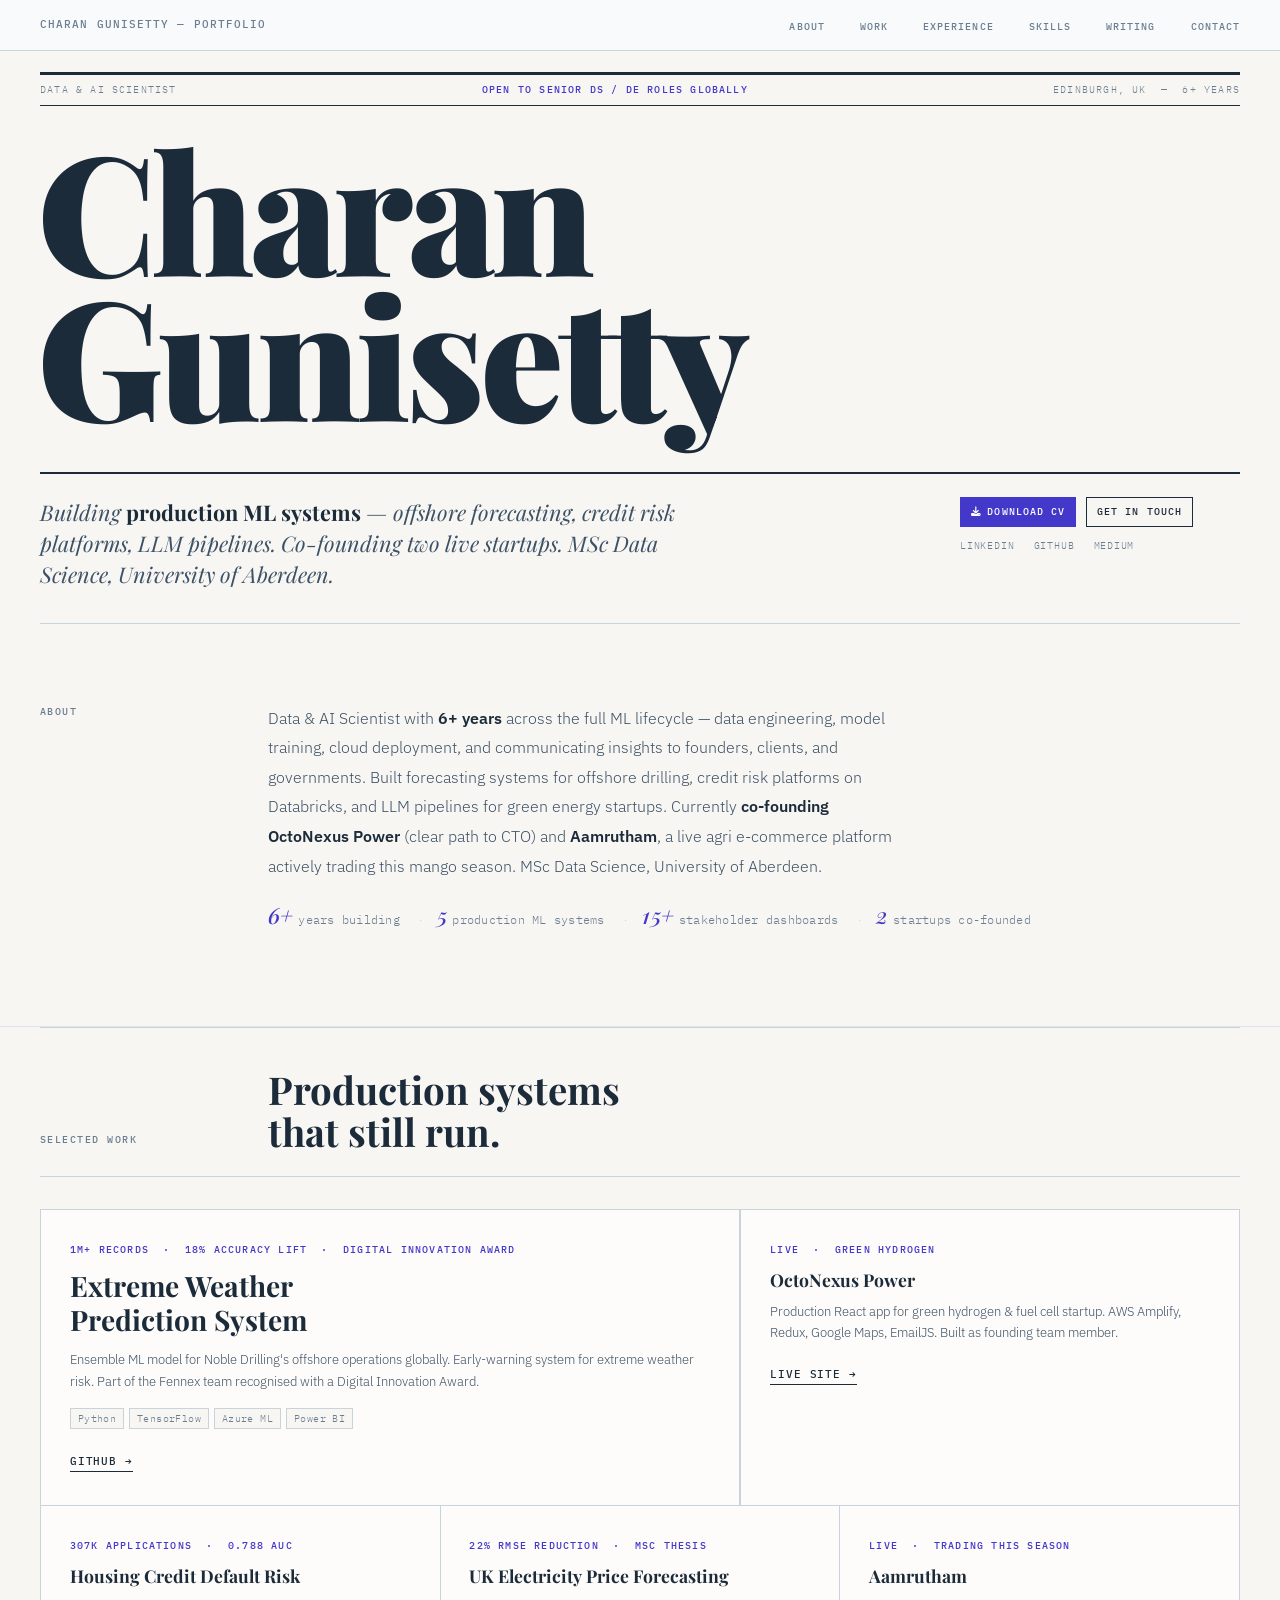
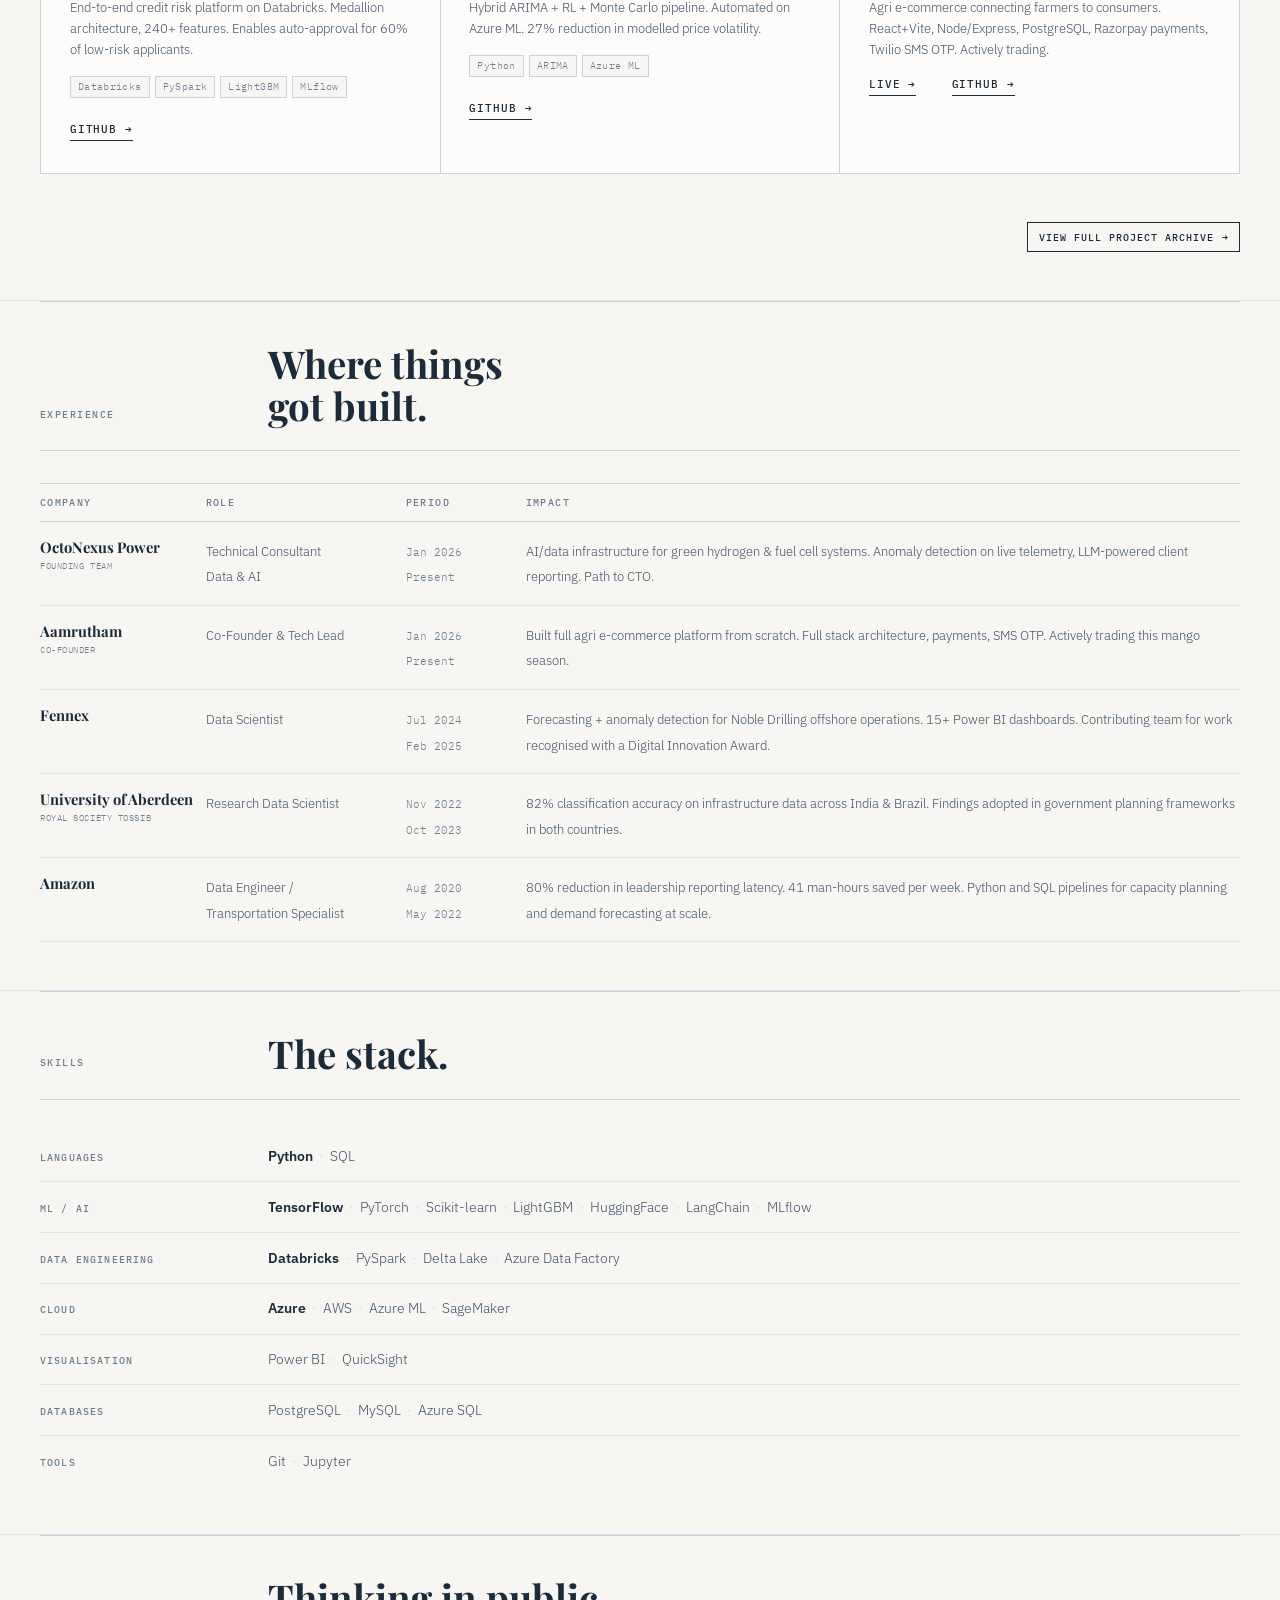
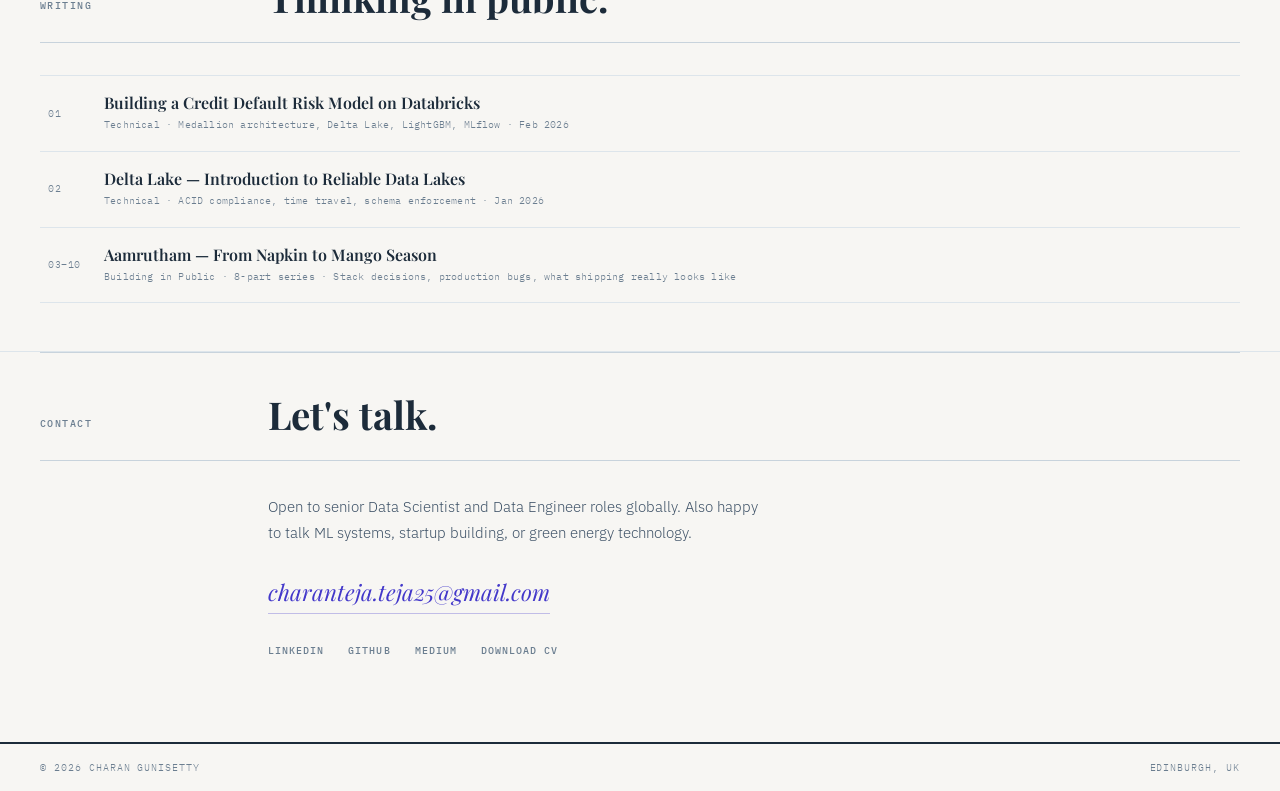
<file: index.html>
<!DOCTYPE html>
<html lang="en">
<head>
  <meta charset="UTF-8">
  <meta name="viewport" content="width=device-width, initial-scale=1.0">
  <title>Charan Gunisetty — Data &amp; AI Scientist</title>
  <meta name="description" content="Charan Gunisetty — Data &amp; AI Scientist. 6+ years building production ML systems. Edinburgh, UK. Open to senior DS/DE roles globally.">

  <link rel="preconnect" href="https://fonts.googleapis.com">
  <link href="https://fonts.googleapis.com/css2?family=Playfair+Display:ital,wght@0,400;0,600;0,700;0,900;1,400;1,700&family=IBM+Plex+Sans:ital,wght@0,300;0,400;0,500;0,600;1,300;1,400&family=IBM+Plex+Mono:wght@400;500&display=swap" rel="stylesheet">
  <link rel="stylesheet" href="https://cdnjs.cloudflare.com/ajax/libs/font-awesome/6.4.0/css/all.min.css">

  <style>
    /* ── TOKENS ─────────────────────────────────── */
    :root {
      --bg:       #F7F6F3;
      --paper:    #FDFCFA;
      --ink:      #1C2B3A;
      --ink-mid:  #3D5166;
      --ink-lt:   #6B7E90;
      --rule:     #C8D3DC;
      --rule-lt:  #DDE5EB;
      --acc:      #4338ca;
      --acc-bg:   rgba(67,56,202,0.06);
      --acc-bg2:  rgba(67,56,202,0.12);
      --serif:    'Playfair Display', Georgia, serif;
      --sans:     'IBM Plex Sans', system-ui, sans-serif;
      --mono:     'IBM Plex Mono', 'Courier New', monospace;
    }

    /* ── RESET ──────────────────────────────────── */
    *, *::before, *::after { margin:0; padding:0; box-sizing:border-box; }
    html { scroll-behavior:smooth; }
    body {
      background: var(--bg);
      color: var(--ink);
      font-family: var(--sans);
      font-weight: 300;
      line-height: 1.6;
      overflow-x: hidden;
    }
    a { color:inherit; text-decoration:none; }
    img { display:block; }

    /* ── NAV ─────────────────────────────────────── */
    nav {
      position: fixed;
      top: 0; left: 0; right: 0;
      z-index: 200;
      background: rgba(248,250,252,0.96);
      backdrop-filter: blur(10px);
      -webkit-backdrop-filter: blur(10px);
      border-bottom: 1px solid var(--rule);
    }
    .nav-inner {
      max-width: 1280px;
      margin: 0 auto;
      padding: 0 2.5rem;
      height: 50px;
      display: flex;
      justify-content: space-between;
      align-items: center;
    }
    .nav-id {
      font-family: var(--mono);
      font-size: 0.68rem;
      font-weight: 500;
      letter-spacing: 0.1em;
      text-transform: uppercase;
      color: var(--ink-lt);
    }
    .nav-links {
      display: flex;
      gap: 2.2rem;
      list-style: none;
    }
    .nav-links a {
      font-family: var(--mono);
      font-size: 0.65rem;
      font-weight: 500;
      letter-spacing: 0.1em;
      text-transform: uppercase;
      color: var(--ink-lt);
      position: relative;
      padding-bottom: 2px;
      transition: color 0.2s;
    }
    .nav-links a:hover { color: var(--ink); }
    .nav-links a::after {
      content: '';
      position: absolute;
      bottom: 0; left: 0;
      width: 0; height: 1px;
      background: var(--acc);
      transition: width 0.22s ease;
    }
    .nav-links a:hover::after { width: 100%; }

    /* ── MASTHEAD ────────────────────────────────── */
    .masthead {
      max-width: 1280px;
      margin: 0 auto;
      padding: 72px 2.5rem 0;
    }

    /* Top rule strip */
    .mast-top {
      display: flex;
      justify-content: space-between;
      align-items: center;
      border-top: 3px solid var(--ink);
      border-bottom: 1px solid var(--ink);
      padding: 0.45rem 0;
      gap: 1rem;
      flex-wrap: wrap;
    }
    .mast-top-item {
      font-family: var(--mono);
      font-size: 0.62rem;
      letter-spacing: 0.12em;
      text-transform: uppercase;
      color: var(--ink-lt);
    }
    .mast-top-item.highlight { color: var(--acc); font-weight: 500; }

    /* Giant name */
    .mast-name {
      font-family: var(--serif);
      font-weight: 900;
      font-size: clamp(4.5rem, 13vw, 11.5rem);
      line-height: 0.87;
      letter-spacing: -0.03em;
      color: var(--ink);
      padding: 0.18em 0 0.28em;
      margin-left: -0.02em;
    }
    .mast-rule {
      border: none;
      border-top: 2px solid var(--ink);
      margin: 0;
    }

    /* Sub strip */
    .mast-sub {
      display: grid;
      grid-template-columns: 1fr 280px;
      gap: 2.5rem;
      padding: 1.4rem 0 2rem;
      border-bottom: 1px solid var(--rule);
      align-items: start;
    }
    .mast-desc {
      font-family: var(--serif);
      font-style: italic;
      font-size: clamp(1rem, 2vw, 1.35rem);
      color: var(--ink-mid);
      line-height: 1.45;
      max-width: 640px;
    }
    .mast-desc strong { font-style: normal; font-weight: 700; color: var(--ink); }

    .mast-ctas {
      display: flex;
      flex-direction: column;
      gap: 0.7rem;
      align-items: flex-start;
    }
    .mast-btn-row { display: flex; gap: 0.6rem; flex-wrap: wrap; }

    /* Rectangular editorial buttons — NO pill shape */
    .btn {
      display: inline-flex;
      align-items: center;
      gap: 5px;
      font-family: var(--mono);
      font-size: 0.65rem;
      font-weight: 500;
      letter-spacing: 0.1em;
      text-transform: uppercase;
      padding: 0.55em 1em;
      border: 1px solid var(--ink);
      color: var(--ink);
      background: transparent;
      cursor: pointer;
      transition: background 0.15s, color 0.15s;
    }
    .btn:hover { background: var(--ink); color: var(--bg); }
    .btn.fill {
      background: var(--acc);
      border-color: var(--acc);
      color: #fff;
    }
    .btn.fill:hover { background: #3730a3; border-color: #3730a3; }

    .mast-socials {
      display: flex;
      gap: 1.2rem;
      flex-wrap: wrap;
    }
    .mast-social-lnk {
      font-family: var(--mono);
      font-size: 0.62rem;
      letter-spacing: 0.08em;
      text-transform: uppercase;
      color: var(--ink-lt);
      border-bottom: 1px solid transparent;
      padding-bottom: 1px;
      transition: color 0.2s, border-color 0.2s;
    }
    .mast-social-lnk:hover { color: var(--acc); border-color: var(--acc); }

    /* ── SHARED SECTION LAYOUT ───────────────────── */
    .wrap {
      max-width: 1280px;
      margin: 0 auto;
      padding: 0 2.5rem;
    }

    .sec-head {
      display: grid;
      grid-template-columns: 180px 1fr;
      gap: 3rem;
      align-items: end;
      padding: 2.5rem 0 1.5rem;
      border-top: 1px solid var(--rule);
      border-bottom: 1px solid var(--rule);
      margin-bottom: 2rem;
    }
    .sec-tag {
      font-family: var(--mono);
      font-size: 0.62rem;
      font-weight: 500;
      letter-spacing: 0.15em;
      text-transform: uppercase;
      color: var(--ink-lt);
      padding-bottom: 4px;
    }
    .sec-title {
      font-family: var(--serif);
      font-weight: 700;
      font-size: clamp(1.6rem, 3vw, 2.5rem);
      color: var(--ink);
      line-height: 1.1;
    }

    /* ── ABOUT ───────────────────────────────────── */
    #about {
      border-bottom: 1px solid var(--rule-lt);
    }
    #about .wrap {
      padding-top: 2.5rem;
      padding-bottom: 3rem;
    }
    .about-grid {
      display: grid;
      grid-template-columns: 180px 1fr;
      gap: 3rem;
      align-items: start;
    }
    .about-body {
      font-size: 1rem;
      line-height: 1.85;
      color: var(--ink-mid);
      max-width: 640px;
    }
    .about-body strong { font-weight: 600; color: var(--ink); }
    .about-inline-nums {
      margin-top: 1.4rem;
      font-family: var(--mono);
      font-size: 0.78rem;
      color: var(--ink-lt);
      letter-spacing: 0.02em;
      display: flex;
      gap: 0;
      flex-wrap: wrap;
    }
    .about-inline-nums .chunk {
      display: flex;
      align-items: baseline;
      gap: 0.3rem;
    }
    .about-inline-nums .chunk:not(:last-child)::after {
      content: '·';
      margin: 0 0.8rem;
      color: var(--rule);
    }
    .about-inline-nums .n {
      font-size: 1.4rem;
      font-weight: 500;
      color: var(--acc);
      font-family: var(--serif);
      font-style: italic;
      line-height: 1;
    }

    /* ── PROJECTS / BENTO ────────────────────────── */
    #projects { border-bottom: 1px solid var(--rule-lt); }

    /* Bento grid — gap is 1px, background is the rule color = borders */
    .bento {
      background: var(--rule);
      border: 1px solid var(--rule);
      display: grid;
      grid-template-columns: repeat(12, 1fr);
      grid-template-rows: auto auto;
      gap: 1px;
    }

    .bc {
      background: var(--paper);
      padding: 2rem 1.8rem;
      transition: background 0.18s;
      position: relative;
      overflow: hidden;
    }
    .bc:hover { background: var(--acc-bg); }

    .bc-feat  { grid-column: span 7; }
    .bc-sm    { grid-column: span 5; }
    .bc-third { grid-column: span 4; }
    .bc-half  { grid-column: span 6; }
    .bc-full  { grid-column: span 12; }

    .p-kpi {
      font-family: var(--mono);
      font-size: 0.62rem;
      font-weight: 500;
      letter-spacing: 0.12em;
      text-transform: uppercase;
      color: var(--acc);
      margin-bottom: 0.7rem;
    }
    .p-name {
      font-family: var(--serif);
      font-weight: 700;
      font-size: 1.25rem;
      color: var(--ink);
      line-height: 1.2;
      margin-bottom: 0.7rem;
    }
    .bc-feat .p-name {
      font-size: clamp(1.3rem, 2.2vw, 1.9rem);
    }
    .p-body {
      font-size: 0.84rem;
      color: var(--ink-mid);
      line-height: 1.65;
      margin-bottom: 1rem;
    }
    .p-tags {
      display: flex;
      flex-wrap: wrap;
      gap: 5px;
      margin-bottom: 1.1rem;
    }
    .p-tag {
      font-family: var(--mono);
      font-size: 0.6rem;
      letter-spacing: 0.04em;
      color: var(--ink-lt);
      border: 1px solid var(--rule);
      padding: 2px 7px;
      background: var(--bg);
    }
    .p-link {
      font-family: var(--mono);
      font-size: 0.68rem;
      font-weight: 500;
      letter-spacing: 0.08em;
      text-transform: uppercase;
      color: var(--ink);
      border-bottom: 1px solid var(--ink);
      padding-bottom: 1px;
      transition: color 0.18s, border-color 0.18s;
      display: inline-flex;
      align-items: center;
      gap: 4px;
    }
    .p-link:hover { color: var(--acc); border-color: var(--acc); }
    .p-link + .p-link { margin-left: 1.2rem; }

    /* Bento bottom: horizontal layout */
    .bc-horiz {
      display: flex;
      justify-content: space-between;
      align-items: center;
      gap: 2rem;
      flex-wrap: wrap;
    }
    .bc-horiz .p-body { margin: 0; max-width: 520px; }
    .bc-horiz .p-links-group { display: flex; gap: 1.2rem; flex-shrink: 0; }

    /* ── EXPERIENCE TABLE ────────────────────────── */
    #experience { border-bottom: 1px solid var(--rule-lt); }

    .exp-wrap { padding-bottom: 3rem; }

    .exp-table {
      width: 100%;
      border-collapse: collapse;
    }
    .exp-table thead tr {
      border-top: 1px solid var(--rule);
      border-bottom: 1px solid var(--rule);
    }
    .exp-table th {
      font-family: var(--mono);
      font-size: 0.6rem;
      font-weight: 500;
      letter-spacing: 0.14em;
      text-transform: uppercase;
      color: var(--ink-lt);
      padding: 0.65rem 0.8rem 0.65rem 0;
      text-align: left;
    }
    .exp-table th:last-child { padding-right: 0; }

    .exp-table tbody tr {
      border-bottom: 1px solid var(--rule-lt);
      transition: background 0.15s;
      cursor: default;
    }
    .exp-table tbody tr:hover { background: var(--acc-bg); }

    .exp-table td {
      padding: 1rem 0.8rem 1rem 0;
      vertical-align: top;
    }
    .exp-table td:last-child { padding-right: 0; }

    .e-co {
      font-family: var(--serif);
      font-weight: 700;
      font-size: 0.92rem;
      color: var(--ink);
      line-height: 1.3;
      white-space: nowrap;
    }
    .e-sub {
      font-family: var(--mono);
      font-size: 0.58rem;
      color: var(--ink-lt);
      letter-spacing: 0.06em;
      text-transform: uppercase;
      margin-top: 2px;
    }
    .e-role {
      font-size: 0.84rem;
      color: var(--ink-mid);
      line-height: 1.4;
    }
    .e-period {
      font-family: var(--mono);
      font-size: 0.68rem;
      color: var(--ink-lt);
      white-space: nowrap;
      line-height: 1.6;
    }
    .e-impact {
      font-size: 0.82rem;
      color: var(--ink-mid);
      line-height: 1.55;
    }

    /* ── SKILLS ──────────────────────────────────── */
    #skills { border-bottom: 1px solid var(--rule-lt); }

    .skills-body {
      padding-bottom: 3rem;
      display: flex;
      flex-direction: column;
      gap: 0;
    }

    .sk-row {
      display: grid;
      grid-template-columns: 180px 1fr;
      gap: 3rem;
      padding: 0.85rem 0;
      border-bottom: 1px solid var(--rule-lt);
      align-items: baseline;
    }
    .sk-row:last-child { border-bottom: none; }

    .sk-cat {
      font-family: var(--mono);
      font-size: 0.6rem;
      font-weight: 500;
      letter-spacing: 0.12em;
      text-transform: uppercase;
      color: var(--ink-lt);
      padding-top: 2px;
    }
    .sk-items {
      font-size: 0.88rem;
      color: var(--ink-mid);
      line-height: 1.6;
    }
    .sk-items b { font-weight: 600; color: var(--ink); }
    .sk-items .dot { color: var(--rule); margin: 0 0.4rem; user-select: none; }

    /* ── WRITING ─────────────────────────────────── */
    #writing { border-bottom: 1px solid var(--rule-lt); }

    .writing-list { padding-bottom: 3rem; }

    .w-item {
      display: grid;
      grid-template-columns: 40px 1fr 32px;
      gap: 1rem;
      align-items: center;
      padding: 1.1rem 0.5rem;
      border-bottom: 1px solid var(--rule-lt);
      text-decoration: none;
      color: inherit;
      transition: background 0.15s, padding 0.15s;
    }
    .w-item:first-child { border-top: 1px solid var(--rule-lt); }
    .w-item:hover {
      background: var(--acc-bg);
      padding-left: 1rem;
      padding-right: 1rem;
      margin: 0 -0.5rem;
    }
    .w-num {
      font-family: var(--mono);
      font-size: 0.6rem;
      color: var(--ink-lt);
      letter-spacing: 0.06em;
    }
    .w-title {
      font-family: var(--serif);
      font-weight: 600;
      font-size: 1rem;
      color: var(--ink);
      line-height: 1.3;
    }
    .w-meta {
      font-family: var(--mono);
      font-size: 0.62rem;
      color: var(--ink-lt);
      margin-top: 3px;
      letter-spacing: 0.02em;
    }
    .w-arr {
      font-size: 1rem;
      color: var(--acc);
      opacity: 0;
      transition: opacity 0.18s, transform 0.18s;
      justify-self: center;
    }
    .w-item:hover .w-arr { opacity: 1; transform: translate(2px, -2px); }

    /* ── CONTACT ─────────────────────────────────── */
    #contact {}

    .contact-inner {
      padding-bottom: 5rem;
    }

    .contact-grid {
      display: grid;
      grid-template-columns: 180px 1fr;
      gap: 3rem;
      align-items: start;
    }

    .contact-body {
      display: flex;
      flex-direction: column;
      gap: 1.8rem;
    }

    .contact-lede {
      font-size: 0.95rem;
      color: var(--ink-mid);
      line-height: 1.75;
      max-width: 500px;
    }

    .contact-email {
      display: inline-block;
      font-family: var(--serif);
      font-style: italic;
      font-size: 1.4rem;
      color: var(--acc);
      border-bottom: 1px solid rgba(67,56,202,0.3);
      padding-bottom: 2px;
      transition: border-color 0.2s;
    }
    .contact-email:hover { border-color: var(--acc); }

    .contact-links-row {
      display: flex;
      gap: 1.5rem;
      flex-wrap: wrap;
      align-items: center;
    }
    .c-lnk {
      font-family: var(--mono);
      font-size: 0.65rem;
      font-weight: 500;
      letter-spacing: 0.1em;
      text-transform: uppercase;
      color: var(--ink-lt);
      border-bottom: 1px solid transparent;
      padding-bottom: 2px;
      transition: color 0.2s, border-color 0.2s;
    }
    .c-lnk:hover { color: var(--ink); border-color: var(--ink); }

    /* ── FOOTER ──────────────────────────────────── */
    footer {
      border-top: 2px solid var(--ink);
      max-width: 1280px;
      margin: 0 auto;
      padding: 1rem 2.5rem;
      display: flex;
      justify-content: space-between;
      align-items: center;
      font-family: var(--mono);
      font-size: 0.6rem;
      letter-spacing: 0.1em;
      text-transform: uppercase;
      color: var(--ink-lt);
    }

    /* ── HOVER UNDERLINE LINKS (general) ─────────── */
    .ul-lnk {
      border-bottom: 1px solid var(--rule);
      padding-bottom: 1px;
      transition: border-color 0.2s, color 0.2s;
    }
    .ul-lnk:hover { border-color: var(--ink); }

    /* ── INK BLOB ────────────────────────────────── */
    @keyframes inkSpread {
      0%   { transform: translate(-50%,-50%) scale(0);  opacity: 0.45; }
      50%  { opacity: 0.18; }
      100% { transform: translate(-50%,-50%) scale(10); opacity: 0; }
    }

    /* ── HAMBURGER ───────────────────────────────── */
    .nav-burger {
      display: none;
      flex-direction: column;
      justify-content: center;
      gap: 5px;
      width: 32px; height: 32px;
      cursor: pointer;
      background: none;
      border: none;
      padding: 4px;
    }
    .nav-burger span {
      display: block;
      width: 100%; height: 1.5px;
      background: var(--ink);
      transition: transform 0.22s ease, opacity 0.22s ease;
    }
    .nav-burger.open span:nth-child(1) { transform: translateY(6.5px) rotate(45deg); }
    .nav-burger.open span:nth-child(2) { opacity: 0; }
    .nav-burger.open span:nth-child(3) { transform: translateY(-6.5px) rotate(-45deg); }

    .nav-drawer {
      display: none;
      position: fixed;
      top: 50px; left: 0; right: 0;
      background: var(--bg);
      border-bottom: 2px solid var(--ink);
      z-index: 199;
      padding: 1.2rem 1.5rem 1.5rem;
      flex-direction: column;
      gap: 0;
    }
    .nav-drawer.open { display: flex; }
    .nav-drawer a {
      font-family: var(--mono);
      font-size: 0.78rem;
      font-weight: 500;
      letter-spacing: 0.1em;
      text-transform: uppercase;
      color: var(--ink-lt);
      padding: 0.9rem 0;
      border-bottom: 1px solid var(--rule-lt);
      transition: color 0.15s;
    }
    .nav-drawer a:last-child { border-bottom: none; }
    .nav-drawer a:hover { color: var(--acc); }

    /* ── EXPERIENCE CARDS (mobile) ───────────────── */
    .exp-card {
      display: none;
      flex-direction: column;
      gap: 1.5rem;
      padding-bottom: 3rem;
    }
    .exp-card-item {
      border-top: 1px solid var(--rule-lt);
      padding-top: 1.2rem;
    }
    .exp-card-item:first-child { border-top: 1px solid var(--rule); }
    .exp-card-head {
      display: flex;
      justify-content: space-between;
      align-items: flex-start;
      gap: 1rem;
      margin-bottom: 0.4rem;
      flex-wrap: wrap;
    }

    /* ── RESPONSIVE ──────────────────────────────── */
    @media (max-width: 960px) {
      .nav-links { display: none; }
      .nav-burger { display: flex; }

      .masthead, .wrap { padding-left: 1.5rem; padding-right: 1.5rem; }
      footer { padding-left: 1.5rem; padding-right: 1.5rem; }

      .mast-top { gap: 0.3rem; }
      .mast-sub { grid-template-columns: 1fr; gap: 1.5rem; }
      .mast-ctas { flex-direction: row; flex-wrap: wrap; align-items: center; }

      .about-grid { grid-template-columns: 1fr; gap: 1rem; }
      .about-inline-nums { flex-direction: column; gap: 0.6rem; }
      .about-inline-nums .chunk::after { display: none; }

      .sec-head { grid-template-columns: 1fr; gap: 0.3rem; padding: 1.5rem 0 1rem; }

      .bento { grid-template-columns: 1fr; }
      .bc-feat, .bc-sm, .bc-third, .bc-half, .bc-full { grid-column: span 1; }
      .bc-horiz { flex-direction: column; align-items: flex-start; gap: 1rem; }

      /* Table → cards on mobile */
      .exp-table { display: none; }
      .exp-card { display: flex; }

      .sk-row { grid-template-columns: 1fr; gap: 0.3rem; }

      .contact-grid { grid-template-columns: 1fr; gap: 1rem; }

      .w-item:hover { margin: 0; padding-left: 0.5rem; padding-right: 0.5rem; }
    }

    @media (max-width: 600px) {
      .mast-name { font-size: clamp(3rem, 18vw, 4rem); }
      .mast-top { flex-direction: column; align-items: flex-start; gap: 0.15rem; padding: 0.35rem 0; }
      .mast-top-item { font-size: 0.58rem; }
      .mast-desc { font-size: 0.95rem; }
      .mast-btn-row { flex-direction: column; width: 100%; }
      .mast-btn-row .btn { justify-content: center; }
      .sec-title { font-size: 1.5rem; }
      footer { flex-direction: column; gap: 0.4rem; text-align: center; }
      .contact-email { font-size: 1rem; word-break: break-all; }
      .contact-links-row { gap: 1rem; }
      .bc { padding: 1.4rem 1.2rem; }
      .w-item { grid-template-columns: 32px 1fr; }
      .w-arr { display: none; }
    }
  </style>
</head>
<body>

  <!-- NAV -->
  <nav>
    <div class="nav-inner">
      <span class="nav-id">Charan Gunisetty &mdash; Portfolio</span>
      <ul class="nav-links">
        <li><a href="#about">About</a></li>
        <li><a href="#projects">Work</a></li>
        <li><a href="#experience">Experience</a></li>
        <li><a href="#skills">Skills</a></li>
        <li><a href="#writing">Writing</a></li>
        <li><a href="#contact">Contact</a></li>
      </ul>
      <button class="nav-burger" id="burger" aria-label="Menu">
        <span></span><span></span><span></span>
      </button>
    </div>
  </nav>
  <!-- Mobile drawer -->
  <div class="nav-drawer" id="drawer">
    <a href="#about"      onclick="closeMenu()">About</a>
    <a href="#projects"   onclick="closeMenu()">Work</a>
    <a href="#experience" onclick="closeMenu()">Experience</a>
    <a href="#skills"     onclick="closeMenu()">Skills</a>
    <a href="#writing"    onclick="closeMenu()">Writing</a>
    <a href="#contact"    onclick="closeMenu()">Contact</a>
  </div>

  <!-- MASTHEAD -->
  <header class="masthead">
    <div class="mast-top">
      <span class="mast-top-item">Data &amp; AI Scientist</span>
      <span class="mast-top-item highlight">Open to Senior DS / DE Roles Globally</span>
      <span class="mast-top-item">Edinburgh, UK &nbsp;&mdash;&nbsp; 6+ Years</span>
    </div>

    <h1 class="mast-name">Charan<br>Gunisetty</h1>
    <hr class="mast-rule">

    <div class="mast-sub">
      <p class="mast-desc">
        Building <strong>production ML systems</strong> — offshore forecasting, credit risk platforms, LLM pipelines. Co-founding two live startups. MSc Data Science, University of Aberdeen.
      </p>
      <div class="mast-ctas">
        <div class="mast-btn-row">
          <a href="assets/Charan_Gunisetty_DataScientist_CV.pdf" download class="btn fill">
            <i class="fas fa-download" style="font-size:0.6rem"></i> Download CV
          </a>
          <a href="#contact" class="btn">Get in Touch</a>
        </div>
        <div class="mast-socials">
          <a href="https://www.linkedin.com/in/charantejagunisetty/" target="_blank" class="mast-social-lnk">LinkedIn</a>
          <a href="https://github.com/charanteja25" target="_blank" class="mast-social-lnk">GitHub</a>
          <a href="https://medium.com/@charanteja.gunisetty" target="_blank" class="mast-social-lnk">Medium</a>
        </div>
      </div>
    </div>
  </header>

  <!-- ABOUT -->
  <section id="about">
    <div class="wrap">
      <div class="about-grid">
        <div class="sec-tag" style="padding-top:2.5rem;">About</div>
        <div style="padding-top:2.5rem; padding-bottom:3rem;">
          <p class="about-body">
            Data &amp; AI Scientist with <strong>6+ years</strong> across the full ML lifecycle — data engineering, model training, cloud deployment, and communicating insights to founders, clients, and governments. Built forecasting systems for offshore drilling, credit risk platforms on Databricks, and LLM pipelines for green energy startups. Currently <strong>co-founding OctoNexus Power</strong> (clear path to CTO) and <strong>Aamrutham</strong>, a live agri e-commerce platform actively trading this mango season. MSc Data Science, University of Aberdeen.
          </p>
          <div class="about-inline-nums">
            <div class="chunk"><span class="n">6+</span><span>years building</span></div>
            <div class="chunk"><span class="n">5</span><span>production ML systems</span></div>
            <div class="chunk"><span class="n">15+</span><span>stakeholder dashboards</span></div>
            <div class="chunk"><span class="n">2</span><span>startups co-founded</span></div>
          </div>
        </div>
      </div>
    </div>
  </section>

  <!-- PROJECTS -->
  <section id="projects">
    <div class="wrap">
      <div class="sec-head">
        <div class="sec-tag">Selected Work</div>
        <h2 class="sec-title">Production systems<br>that still run.</h2>
      </div>

      <!-- BENTO — 12-col grid with 1px gap as borders -->
      <div class="bento" style="margin-bottom:3rem;">

        <!-- FEATURED — 7 cols -->
        <div class="bc bc-feat">
          <p class="p-kpi">1M+ Records &nbsp;&middot;&nbsp; 18% Accuracy Lift &nbsp;&middot;&nbsp; Digital Innovation Award</p>
          <h3 class="p-name">Extreme Weather<br>Prediction System</h3>
          <p class="p-body">Ensemble ML model for Noble Drilling's offshore operations globally. Early-warning system for extreme weather risk. Part of the Fennex team recognised with a Digital Innovation Award.</p>
          <div class="p-tags">
            <span class="p-tag">Python</span>
            <span class="p-tag">TensorFlow</span>
            <span class="p-tag">Azure ML</span>
            <span class="p-tag">Power BI</span>
          </div>
          <a href="https://github.com/charanteja25/extreme-weather-management" target="_blank" class="p-link">GitHub &rarr;</a>
        </div>

        <!-- SIDE — 5 cols, two stacked cells -->
        <div class="bc bc-sm" style="border-left:1px solid var(--rule);">
          <p class="p-kpi">Live &nbsp;&middot;&nbsp; Green Hydrogen</p>
          <h3 class="p-name" style="font-size:1.1rem;">OctoNexus Power</h3>
          <p class="p-body" style="font-size:0.8rem;">Production React app for green hydrogen &amp; fuel cell startup. AWS Amplify, Redux, Google Maps, EmailJS. Built as founding team member.</p>
          <a href="https://www.octonexuspower.com" target="_blank" class="p-link">Live Site &rarr;</a>
        </div>

        <!-- ROW 2: three equal thirds -->
        <div class="bc bc-third">
          <p class="p-kpi">307K Applications &nbsp;&middot;&nbsp; 0.788 AUC</p>
          <h3 class="p-name" style="font-size:1.1rem;">Housing Credit Default Risk</h3>
          <p class="p-body" style="font-size:0.8rem;">End-to-end credit risk platform on Databricks. Medallion architecture, 240+ features. Enables auto-approval for 60% of low-risk applicants.</p>
          <div class="p-tags">
            <span class="p-tag">Databricks</span>
            <span class="p-tag">PySpark</span>
            <span class="p-tag">LightGBM</span>
            <span class="p-tag">MLflow</span>
          </div>
          <a href="https://github.com/charanteja25/HousingCreditDefaultRisk" target="_blank" class="p-link">GitHub &rarr;</a>
        </div>

        <div class="bc bc-third">
          <p class="p-kpi">22% RMSE Reduction &nbsp;&middot;&nbsp; MSc Thesis</p>
          <h3 class="p-name" style="font-size:1.1rem;">UK Electricity Price Forecasting</h3>
          <p class="p-body" style="font-size:0.8rem;">Hybrid ARIMA + RL + Monte Carlo pipeline. Automated on Azure ML. 27% reduction in modelled price volatility.</p>
          <div class="p-tags">
            <span class="p-tag">Python</span>
            <span class="p-tag">ARIMA</span>
            <span class="p-tag">Azure ML</span>
          </div>
          <a href="https://github.com/charanteja25/Price-prediction-of-electricity-depends-on-renewable-sources" target="_blank" class="p-link">GitHub &rarr;</a>
        </div>

        <!-- Full-width bottom: Aamrutham -->
        <div class="bc bc-third">
          <p class="p-kpi">Live &nbsp;&middot;&nbsp; Trading This Season</p>
          <h3 class="p-name" style="font-size:1.1rem;">Aamrutham</h3>
          <p class="p-body" style="font-size:0.8rem;">Agri e-commerce connecting farmers to consumers. React+Vite, Node/Express, PostgreSQL, Razorpay payments, Twilio SMS OTP. Actively trading.</p>
          <div style="display:flex;gap:1rem;flex-wrap:wrap;">
            <a href="https://aamrutham.com" target="_blank" class="p-link">Live &rarr;</a>
            <a href="https://github.com/charanteja25/aamrutham" target="_blank" class="p-link">GitHub &rarr;</a>
          </div>
        </div>

      </div>

      <!-- Archive link -->
      <div style="text-align:right; padding-bottom:3rem;">
        <a href="archive.html" class="btn">View Full Project Archive &rarr;</a>
      </div>
    </div>
  </section>

  <!-- EXPERIENCE -->
  <section id="experience">
    <div class="wrap">
      <div class="sec-head">
        <div class="sec-tag">Experience</div>
        <h2 class="sec-title">Where things<br>got built.</h2>
      </div>
      <div class="exp-wrap">
        <table class="exp-table">
          <thead>
            <tr>
              <th style="width:160px;">Company</th>
              <th style="width:200px;">Role</th>
              <th style="width:120px;">Period</th>
              <th>Impact</th>
            </tr>
          </thead>
          <tbody>
            <tr>
              <td>
                <div class="e-co">OctoNexus Power</div>
                <div class="e-sub">Founding Team</div>
              </td>
              <td><span class="e-role">Technical Consultant<br>Data &amp; AI</span></td>
              <td><span class="e-period">Jan 2026<br>Present</span></td>
              <td><span class="e-impact">AI/data infrastructure for green hydrogen &amp; fuel cell systems. Anomaly detection on live telemetry, LLM-powered client reporting. Path to CTO.</span></td>
            </tr>
            <tr>
              <td>
                <div class="e-co">Aamrutham</div>
                <div class="e-sub">Co-Founder</div>
              </td>
              <td><span class="e-role">Co-Founder &amp; Tech Lead</span></td>
              <td><span class="e-period">Jan 2026<br>Present</span></td>
              <td><span class="e-impact">Built full agri e-commerce platform from scratch. Full stack architecture, payments, SMS OTP. Actively trading this mango season.</span></td>
            </tr>
            <tr>
              <td>
                <div class="e-co">Fennex</div>
              </td>
              <td><span class="e-role">Data Scientist</span></td>
              <td><span class="e-period">Jul 2024<br>Feb 2025</span></td>
              <td><span class="e-impact">Forecasting + anomaly detection for Noble Drilling offshore operations. 15+ Power BI dashboards. Contributing team for work recognised with a Digital Innovation Award.</span></td>
            </tr>
            <tr>
              <td>
                <div class="e-co">University of Aberdeen</div>
                <div class="e-sub">Royal Society TOSSIB</div>
              </td>
              <td><span class="e-role">Research Data Scientist</span></td>
              <td><span class="e-period">Nov 2022<br>Oct 2023</span></td>
              <td><span class="e-impact">82% classification accuracy on infrastructure data across India &amp; Brazil. Findings adopted in government planning frameworks in both countries.</span></td>
            </tr>
            <tr>
              <td>
                <div class="e-co">Amazon</div>
              </td>
              <td><span class="e-role">Data Engineer /<br>Transportation Specialist</span></td>
              <td><span class="e-period">Aug 2020<br>May 2022</span></td>
              <td><span class="e-impact">80% reduction in leadership reporting latency. 41 man-hours saved per week. Python and SQL pipelines for capacity planning and demand forecasting at scale.</span></td>
            </tr>
          </tbody>
        </table>

      <!-- Mobile experience cards -->
      <div class="exp-card">
        <div class="exp-card-item">
          <div class="exp-card-head">
            <span class="e-co">OctoNexus Power</span>
            <span class="e-period">Jan 2026 – Present</span>
          </div>
          <div class="e-role" style="margin-bottom:0.4rem;">Technical Consultant – Data &amp; AI &nbsp;<span class="e-sub">Founding Team</span></div>
          <div class="e-impact">AI/data infra for green hydrogen. Anomaly detection, LLM reporting. Path to CTO.</div>
        </div>
        <div class="exp-card-item">
          <div class="exp-card-head">
            <span class="e-co">Aamrutham</span>
            <span class="e-period">Jan 2026 – Present</span>
          </div>
          <div class="e-role" style="margin-bottom:0.4rem;">Co-Founder &amp; Tech Lead</div>
          <div class="e-impact">Built full agri e-commerce platform from scratch. Actively trading this season.</div>
        </div>
        <div class="exp-card-item">
          <div class="exp-card-head">
            <span class="e-co">Fennex</span>
            <span class="e-period">Jul 2024 – Feb 2025</span>
          </div>
          <div class="e-role" style="margin-bottom:0.4rem;">Data Scientist</div>
          <div class="e-impact">Forecasting + anomaly detection for Noble Drilling. 15+ Power BI dashboards. Digital Innovation Award team.</div>
        </div>
        <div class="exp-card-item">
          <div class="exp-card-head">
            <span class="e-co">University of Aberdeen</span>
            <span class="e-period">Nov 2022 – Oct 2023</span>
          </div>
          <div class="e-role" style="margin-bottom:0.4rem;">Research Data Scientist &nbsp;<span class="e-sub">Royal Society TOSSIB</span></div>
          <div class="e-impact">82% classification accuracy. Findings adopted in government planning frameworks across India &amp; Brazil.</div>
        </div>
        <div class="exp-card-item">
          <div class="exp-card-head">
            <span class="e-co">Amazon</span>
            <span class="e-period">Aug 2020 – May 2022</span>
          </div>
          <div class="e-role" style="margin-bottom:0.4rem;">Data Engineer / Transportation Specialist</div>
          <div class="e-impact">80% reduction in reporting latency. 41 man-hours saved per week via Python + SQL pipelines.</div>
        </div>
      </div>

      </div>
    </div>
  </section>

  <!-- SKILLS -->
  <section id="skills">
    <div class="wrap">
      <div class="sec-head">
        <div class="sec-tag">Skills</div>
        <h2 class="sec-title">The stack.</h2>
      </div>
      <div class="skills-body">
        <div class="sk-row">
          <span class="sk-cat">Languages</span>
          <span class="sk-items"><b>Python</b><span class="dot">&middot;</span>SQL</span>
        </div>
        <div class="sk-row">
          <span class="sk-cat">ML / AI</span>
          <span class="sk-items"><b>TensorFlow</b><span class="dot">&middot;</span>PyTorch<span class="dot">&middot;</span>Scikit-learn<span class="dot">&middot;</span>LightGBM<span class="dot">&middot;</span>HuggingFace<span class="dot">&middot;</span>LangChain<span class="dot">&middot;</span>MLflow</span>
        </div>
        <div class="sk-row">
          <span class="sk-cat">Data Engineering</span>
          <span class="sk-items"><b>Databricks</b><span class="dot">&middot;</span>PySpark<span class="dot">&middot;</span>Delta Lake<span class="dot">&middot;</span>Azure Data Factory</span>
        </div>
        <div class="sk-row">
          <span class="sk-cat">Cloud</span>
          <span class="sk-items"><b>Azure</b><span class="dot">&middot;</span>AWS<span class="dot">&middot;</span>Azure ML<span class="dot">&middot;</span>SageMaker</span>
        </div>
        <div class="sk-row">
          <span class="sk-cat">Visualisation</span>
          <span class="sk-items">Power BI<span class="dot">&middot;</span>QuickSight</span>
        </div>
        <div class="sk-row">
          <span class="sk-cat">Databases</span>
          <span class="sk-items">PostgreSQL<span class="dot">&middot;</span>MySQL<span class="dot">&middot;</span>Azure SQL</span>
        </div>
        <div class="sk-row">
          <span class="sk-cat">Tools</span>
          <span class="sk-items">Git<span class="dot">&middot;</span>Jupyter</span>
        </div>
      </div>
    </div>
  </section>

  <!-- WRITING -->
  <section id="writing">
    <div class="wrap">
      <div class="sec-head">
        <div class="sec-tag">Writing</div>
        <h2 class="sec-title">Thinking in public.</h2>
      </div>
      <div class="writing-list" style="padding-bottom:3rem;">
        <a href="https://medium.com/@charanteja.gunisetty/building-a-credit-default-risk-model-on-databricks-d1cd7b415b50" target="_blank" class="w-item">
          <span class="w-num">01</span>
          <div>
            <p class="w-title">Building a Credit Default Risk Model on Databricks</p>
            <p class="w-meta">Technical &middot; Medallion architecture, Delta Lake, LightGBM, MLflow &middot; Feb 2026</p>
          </div>
          <span class="w-arr">&#8599;</span>
        </a>
        <a href="https://medium.com/@charanteja.gunisetty/day-4-delta-lake-introduction-to-reliable-data-lakes-b6d8939ec806" target="_blank" class="w-item">
          <span class="w-num">02</span>
          <div>
            <p class="w-title">Delta Lake &mdash; Introduction to Reliable Data Lakes</p>
            <p class="w-meta">Technical &middot; ACID compliance, time travel, schema enforcement &middot; Jan 2026</p>
          </div>
          <span class="w-arr">&#8599;</span>
        </a>
        <a href="https://medium.com/@charanteja.gunisetty" target="_blank" class="w-item">
          <span class="w-num">03&ndash;10</span>
          <div>
            <p class="w-title">Aamrutham &mdash; From Napkin to Mango Season</p>
            <p class="w-meta">Building in Public &middot; 8-part series &middot; Stack decisions, production bugs, what shipping really looks like</p>
          </div>
          <span class="w-arr">&#8599;</span>
        </a>
      </div>
    </div>
  </section>

  <!-- CONTACT -->
  <section id="contact">
    <div class="wrap">
      <div class="sec-head">
        <div class="sec-tag">Contact</div>
        <h2 class="sec-title">Let's talk.</h2>
      </div>
      <div class="contact-inner">
        <div class="contact-grid">
          <div></div>
          <div class="contact-body">
            <p class="contact-lede">
              Open to senior Data Scientist and Data Engineer roles globally. Also happy to talk ML systems, startup building, or green energy technology.
            </p>
            <div>
              <a href="mailto:charanteja.teja25@gmail.com" class="contact-email">charanteja.teja25@gmail.com</a>
            </div>
            <div class="contact-links-row">
              <a href="https://www.linkedin.com/in/charantejagunisetty/" target="_blank" class="c-lnk">LinkedIn</a>
              <a href="https://github.com/charanteja25" target="_blank" class="c-lnk">GitHub</a>
              <a href="https://medium.com/@charanteja.gunisetty" target="_blank" class="c-lnk">Medium</a>
              <a href="assets/Charan_Gunisetty_DataScientist_CV.pdf" download class="c-lnk">Download CV</a>
            </div>
          </div>
        </div>
      </div>
    </div>
  </section>

  <footer>
    <span>&copy; 2026 Charan Gunisetty</span>
    <span>Edinburgh, UK</span>
  </footer>

  <script>
    // ── Hamburger menu ────────────────────────────
    const burger = document.getElementById('burger');
    const drawer = document.getElementById('drawer');
    burger.addEventListener('click', () => {
      burger.classList.toggle('open');
      drawer.classList.toggle('open');
    });
    function closeMenu() {
      burger.classList.remove('open');
      drawer.classList.remove('open');
    }
    // Close on outside tap
    document.addEventListener('click', e => {
      if (!burger.contains(e.target) && !drawer.contains(e.target)) closeMenu();
    });

    // ── Nav shadow ────────────────────────────────
    const nav = document.querySelector('nav');
    window.addEventListener('scroll', () => {
      nav.style.boxShadow = window.scrollY > 40 ? '0 1px 20px rgba(28,43,58,0.09)' : 'none';
    }, { passive: true });

    // ── Ink blob on click / touch ─────────────────
    function spawnInk(x, y) {
      const blob = document.createElement('div');
      blob.style.cssText = `
        position:fixed;
        left:${x}px; top:${y}px;
        width:14px; height:14px;
        border-radius:50%;
        background:#4338ca;
        transform:translate(-50%,-50%) scale(0);
        opacity:0.45;
        pointer-events:none;
        z-index:9999;
        animation:inkSpread 0.65s cubic-bezier(0.15,0.8,0.25,1) forwards;
      `;
      document.body.appendChild(blob);
      blob.addEventListener('animationend', () => blob.remove());
    }
    document.addEventListener('click', e => spawnInk(e.clientX, e.clientY));
    document.addEventListener('touchstart', e => {
      const t = e.touches[0];
      spawnInk(t.clientX, t.clientY);
    }, { passive: true });

    // No animations — editorial theme is static by design
  </script>


</body>
</html>
</file>
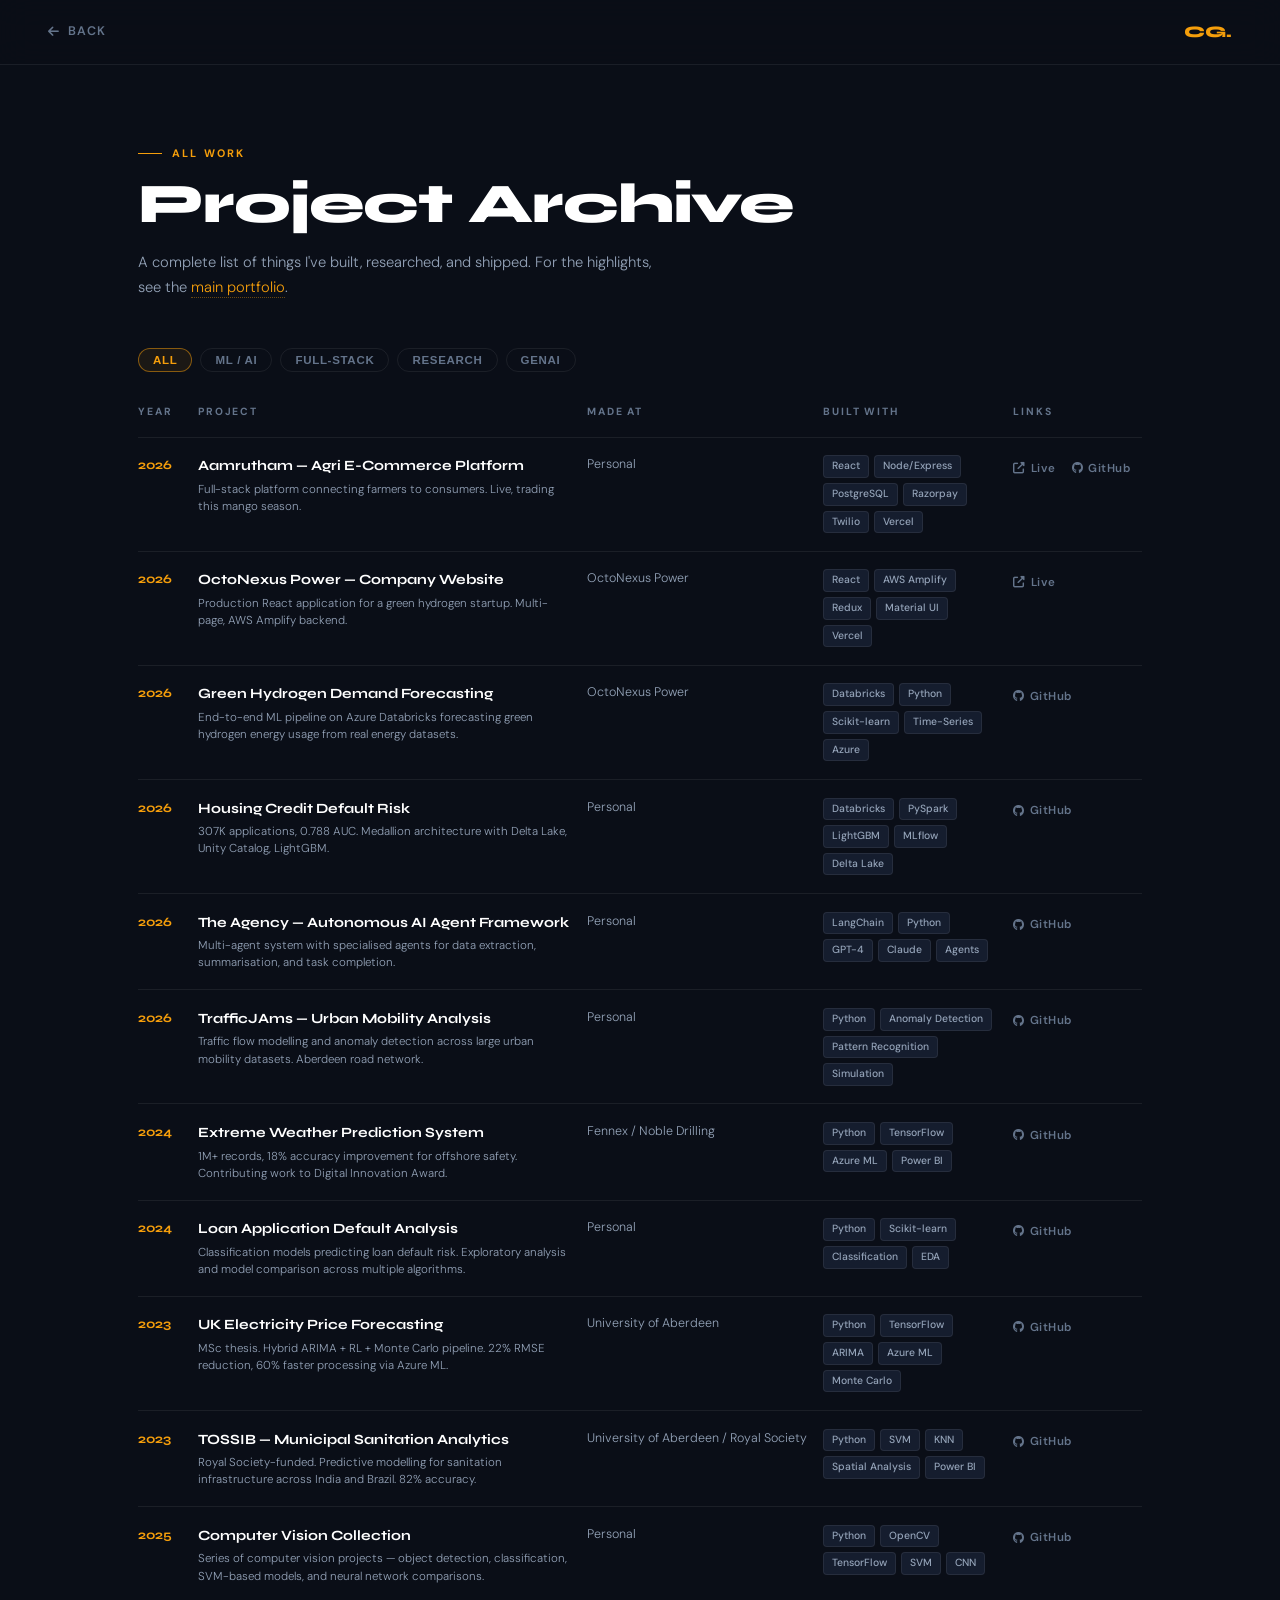
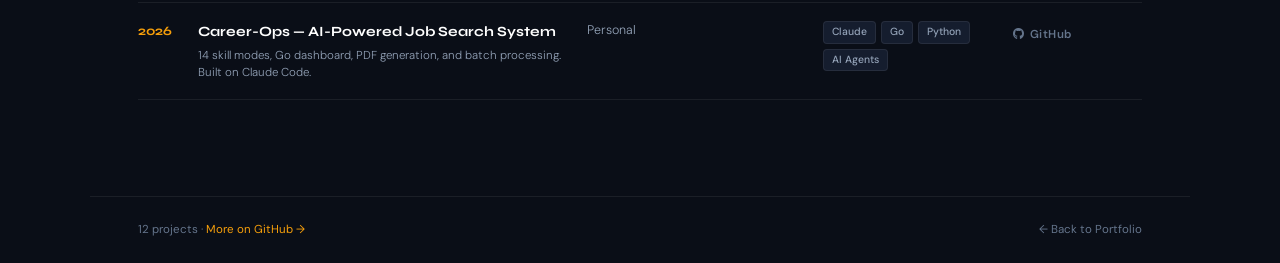
<file: archive.html>
<!DOCTYPE html>
<html lang="en">
<head>
  <meta charset="UTF-8">
  <meta name="viewport" content="width=device-width, initial-scale=1.0">
  <title>Project Archive — Charan Gunisetty</title>
  <link rel="preconnect" href="https://fonts.googleapis.com">
  <link href="https://fonts.googleapis.com/css2?family=Syne:wght@400;600;700;800&family=DM+Sans:ital,wght@0,300;0,400;0,500;1,300&display=swap" rel="stylesheet">
  <link rel="stylesheet" href="https://cdnjs.cloudflare.com/ajax/libs/font-awesome/6.4.0/css/all.min.css">
  <style>
    :root {
      --bg:     #0a0e17;
      --bg2:    #0f1520;
      --bg3:    #151d2e;
      --border: rgba(255,255,255,0.07);
      --acc:    #f59e0b;
      --text:   #e2e8f0;
      --muted:  #64748b;
      --muted2: #94a3b8;
      --disp:   'Syne', sans-serif;
      --body:   'DM Sans', sans-serif;
    }

    *, *::before, *::after { margin:0; padding:0; box-sizing:border-box; }
    html { scroll-behavior:smooth; }
    body {
      background: var(--bg);
      color: var(--text);
      font-family: var(--body);
      font-size: 15px;
      line-height: 1.6;
      min-height: 100vh;
    }
    a { color:inherit; text-decoration:none; }

    ::-webkit-scrollbar { width:3px; }
    ::-webkit-scrollbar-thumb { background: var(--acc); border-radius:2px; }

    /* NAV */
    nav {
      position: sticky;
      top: 0;
      z-index: 10;
      padding: 1.2rem 3rem;
      background: rgba(10,14,23,0.9);
      backdrop-filter: blur(16px);
      border-bottom: 1px solid var(--border);
      display: flex;
      align-items: center;
      justify-content: space-between;
    }
    .nav-back {
      display: flex;
      align-items: center;
      gap: 8px;
      font-size: 0.78rem;
      font-weight: 600;
      letter-spacing: 0.08em;
      text-transform: uppercase;
      color: var(--muted);
      transition: color 0.2s;
    }
    .nav-back:hover { color: var(--acc); }
    .nav-logo {
      font-family: var(--disp);
      font-weight: 800;
      font-size: 1rem;
      color: var(--acc);
    }

    /* HEADER */
    .page-header {
      max-width: 1100px;
      margin: 0 auto;
      padding: 5rem 3rem 3rem;
    }
    .page-eyebrow {
      font-size: 0.68rem;
      font-weight: 700;
      letter-spacing: 0.2em;
      text-transform: uppercase;
      color: var(--acc);
      margin-bottom: 0.8rem;
      display: flex;
      align-items: center;
      gap: 10px;
    }
    .page-eyebrow::before {
      content:'';
      width: 24px; height: 1px;
      background: var(--acc);
    }
    .page-title {
      font-family: var(--disp);
      font-weight: 800;
      font-size: clamp(2.2rem, 5vw, 3.5rem);
      color: #fff;
      line-height: 1.05;
      letter-spacing: -0.02em;
      margin-bottom: 1rem;
    }
    .page-sub {
      font-size: 0.92rem;
      color: var(--muted2);
      font-weight: 300;
      max-width: 520px;
      line-height: 1.7;
    }
    .page-sub a {
      color: var(--acc);
      border-bottom: 1px dotted rgba(245,158,11,0.4);
    }

    /* FILTER CHIPS */
    .filters {
      max-width: 1100px;
      margin: 0 auto;
      padding: 0 3rem 2rem;
      display: flex;
      gap: 8px;
      flex-wrap: wrap;
    }
    .filter-btn {
      padding: 5px 14px;
      border-radius: 20px;
      font-size: 0.72rem;
      font-weight: 600;
      letter-spacing: 0.06em;
      text-transform: uppercase;
      cursor: pointer;
      border: 1px solid var(--border);
      background: transparent;
      color: var(--muted);
      transition: all 0.2s;
    }
    .filter-btn:hover,
    .filter-btn.active {
      border-color: rgba(245,158,11,0.5);
      color: var(--acc);
      background: rgba(245,158,11,0.07);
    }

    /* TABLE */
    .archive-wrap {
      max-width: 1100px;
      margin: 0 auto;
      padding: 0 3rem 6rem;
    }
    table {
      width: 100%;
      border-collapse: collapse;
    }
    thead tr {
      border-bottom: 1px solid var(--border);
    }
    thead th {
      font-size: 0.65rem;
      font-weight: 700;
      letter-spacing: 0.18em;
      text-transform: uppercase;
      color: var(--muted);
      padding: 0 1rem 1rem 0;
      text-align: left;
    }
    thead th:last-child { padding-right: 0; }

    tbody tr {
      border-bottom: 1px solid var(--border);
      transition: background 0.15s;
    }
    tbody tr:hover { background: rgba(255,255,255,0.02); }
    tbody tr.hidden-row { display: none; }

    td {
      padding: 1.1rem 1rem 1.1rem 0;
      vertical-align: top;
    }
    td:last-child { padding-right: 0; }

    .td-year {
      font-family: var(--disp);
      font-size: 0.8rem;
      font-weight: 700;
      color: var(--acc);
      white-space: nowrap;
      width: 60px;
    }

    .td-project {
      font-family: var(--disp);
      font-size: 0.88rem;
      font-weight: 700;
      color: #fff;
      min-width: 200px;
    }
    .td-project small {
      display: block;
      font-family: var(--body);
      font-size: 0.72rem;
      font-weight: 300;
      color: var(--muted2);
      margin-top: 3px;
      line-height: 1.5;
    }

    .td-context {
      font-size: 0.78rem;
      color: var(--muted2);
      white-space: nowrap;
      font-weight: 300;
    }

    .td-tech {
      display: flex;
      flex-wrap: wrap;
      gap: 5px;
      max-width: 280px;
    }
    .tech-pill {
      font-size: 0.65rem;
      font-weight: 500;
      padding: 2px 8px;
      border-radius: 4px;
      background: var(--bg3);
      border: 1px solid var(--border);
      color: var(--muted2);
      white-space: nowrap;
    }

    .td-links {
      white-space: nowrap;
    }
    .archive-link {
      display: inline-flex;
      align-items: center;
      gap: 5px;
      font-size: 0.72rem;
      font-weight: 600;
      color: var(--muted);
      margin-right: 12px;
      transition: color 0.2s;
      letter-spacing: 0.04em;
    }
    .archive-link:hover { color: var(--acc); }

    /* FOOTER */
    .archive-footer {
      max-width: 1100px;
      margin: 0 auto;
      padding: 1.5rem 3rem;
      border-top: 1px solid var(--border);
      font-size: 0.72rem;
      color: var(--muted);
      display: flex;
      justify-content: space-between;
    }

    @media (max-width: 768px) {
      nav, .page-header, .filters, .archive-wrap, .archive-footer {
        padding-left: 1.2rem;
        padding-right: 1.2rem;
      }
      .page-header { padding-top: 3.5rem; padding-bottom: 1.5rem; }
      .td-context  { display: none; }
      .td-tech     { display: none; }
      .td-project  { min-width: unset; }
      .archive-wrap { overflow-x: auto; }
    }

    @media (max-width: 480px) {
      .page-title  { font-size: 2rem; }
      .td-year     { font-size: 0.72rem; width: 44px; }
      .td-project  { font-size: 0.8rem; }
      .td-links    { white-space: normal; }
      .archive-link { margin-right: 6px; font-size: 0.68rem; }
      .filters     { gap: 6px; }
      .filter-btn  { padding: 4px 10px; font-size: 0.65rem; }
      .archive-footer { flex-direction: column; gap: 0.5rem; text-align: center; }
    }
  </style>
</head>
<body>

  <nav>
    <a href="index.html" class="nav-back">
      <i class="fas fa-arrow-left"></i> Back
    </a>
    <span class="nav-logo">CG<span style="color:var(--acc)">.</span></span>
  </nav>

  <div class="page-header">
    <p class="page-eyebrow">All Work</p>
    <h1 class="page-title">Project Archive</h1>
    <p class="page-sub">
      A complete list of things I've built, researched, and shipped. For the highlights, see the
      <a href="index.html#projects">main portfolio</a>.
    </p>
  </div>

  <div class="filters">
    <button class="filter-btn active" data-filter="all">All</button>
    <button class="filter-btn" data-filter="ml">ML / AI</button>
    <button class="filter-btn" data-filter="fullstack">Full-Stack</button>
    <button class="filter-btn" data-filter="research">Research</button>
    <button class="filter-btn" data-filter="genai">GenAI</button>
  </div>

  <div class="archive-wrap">
    <table>
      <thead>
        <tr>
          <th>Year</th>
          <th>Project</th>
          <th>Made At</th>
          <th>Built With</th>
          <th>Links</th>
        </tr>
      </thead>
      <tbody>

        <tr data-tags="fullstack">
          <td class="td-year">2026</td>
          <td class="td-project">
            Aamrutham — Agri E-Commerce Platform
            <small>Full-stack platform connecting farmers to consumers. Live, trading this mango season.</small>
          </td>
          <td class="td-context">Personal</td>
          <td class="td-tech">
            <span class="tech-pill">React</span>
            <span class="tech-pill">Node/Express</span>
            <span class="tech-pill">PostgreSQL</span>
            <span class="tech-pill">Razorpay</span>
            <span class="tech-pill">Twilio</span>
            <span class="tech-pill">Vercel</span>
          </td>
          <td class="td-links">
            <a href="https://aamrutham.com" target="_blank" class="archive-link"><i class="fas fa-external-link-alt"></i> Live</a>
            <a href="https://github.com/charanteja25/aamrutham" target="_blank" class="archive-link"><i class="fab fa-github"></i> GitHub</a>
          </td>
        </tr>

        <tr data-tags="fullstack">
          <td class="td-year">2026</td>
          <td class="td-project">
            OctoNexus Power — Company Website
            <small>Production React application for a green hydrogen startup. Multi-page, AWS Amplify backend.</small>
          </td>
          <td class="td-context">OctoNexus Power</td>
          <td class="td-tech">
            <span class="tech-pill">React</span>
            <span class="tech-pill">AWS Amplify</span>
            <span class="tech-pill">Redux</span>
            <span class="tech-pill">Material UI</span>
            <span class="tech-pill">Vercel</span>
          </td>
          <td class="td-links">
            <a href="https://www.octonexuspower.com" target="_blank" class="archive-link"><i class="fas fa-external-link-alt"></i> Live</a>
          </td>
        </tr>

        <tr data-tags="ml">
          <td class="td-year">2026</td>
          <td class="td-project">
            Green Hydrogen Demand Forecasting
            <small>End-to-end ML pipeline on Azure Databricks forecasting green hydrogen energy usage from real energy datasets.</small>
          </td>
          <td class="td-context">OctoNexus Power</td>
          <td class="td-tech">
            <span class="tech-pill">Databricks</span>
            <span class="tech-pill">Python</span>
            <span class="tech-pill">Scikit-learn</span>
            <span class="tech-pill">Time-Series</span>
            <span class="tech-pill">Azure</span>
          </td>
          <td class="td-links">
            <a href="https://github.com/charanteja25/H2" target="_blank" class="archive-link"><i class="fab fa-github"></i> GitHub</a>
          </td>
        </tr>

        <tr data-tags="ml">
          <td class="td-year">2026</td>
          <td class="td-project">
            Housing Credit Default Risk
            <small>307K applications, 0.788 AUC. Medallion architecture with Delta Lake, Unity Catalog, LightGBM.</small>
          </td>
          <td class="td-context">Personal</td>
          <td class="td-tech">
            <span class="tech-pill">Databricks</span>
            <span class="tech-pill">PySpark</span>
            <span class="tech-pill">LightGBM</span>
            <span class="tech-pill">MLflow</span>
            <span class="tech-pill">Delta Lake</span>
          </td>
          <td class="td-links">
            <a href="https://github.com/charanteja25/HousingCreditDefaultRisk" target="_blank" class="archive-link"><i class="fab fa-github"></i> GitHub</a>
          </td>
        </tr>

        <tr data-tags="genai">
          <td class="td-year">2026</td>
          <td class="td-project">
            The Agency — Autonomous AI Agent Framework
            <small>Multi-agent system with specialised agents for data extraction, summarisation, and task completion.</small>
          </td>
          <td class="td-context">Personal</td>
          <td class="td-tech">
            <span class="tech-pill">LangChain</span>
            <span class="tech-pill">Python</span>
            <span class="tech-pill">GPT-4</span>
            <span class="tech-pill">Claude</span>
            <span class="tech-pill">Agents</span>
          </td>
          <td class="td-links">
            <a href="https://github.com/charanteja25/agency-agents" target="_blank" class="archive-link"><i class="fab fa-github"></i> GitHub</a>
          </td>
        </tr>

        <tr data-tags="ml">
          <td class="td-year">2026</td>
          <td class="td-project">
            TrafficJAms — Urban Mobility Analysis
            <small>Traffic flow modelling and anomaly detection across large urban mobility datasets. Aberdeen road network.</small>
          </td>
          <td class="td-context">Personal</td>
          <td class="td-tech">
            <span class="tech-pill">Python</span>
            <span class="tech-pill">Anomaly Detection</span>
            <span class="tech-pill">Pattern Recognition</span>
            <span class="tech-pill">Simulation</span>
          </td>
          <td class="td-links">
            <a href="https://github.com/charanteja25/TrafficJAms" target="_blank" class="archive-link"><i class="fab fa-github"></i> GitHub</a>
          </td>
        </tr>

        <tr data-tags="ml">
          <td class="td-year">2024</td>
          <td class="td-project">
            Extreme Weather Prediction System
            <small>1M+ records, 18% accuracy improvement for offshore safety. Contributing work to Digital Innovation Award.</small>
          </td>
          <td class="td-context">Fennex / Noble Drilling</td>
          <td class="td-tech">
            <span class="tech-pill">Python</span>
            <span class="tech-pill">TensorFlow</span>
            <span class="tech-pill">Azure ML</span>
            <span class="tech-pill">Power BI</span>
          </td>
          <td class="td-links">
            <a href="https://github.com/charanteja25/extreme-weather-management" target="_blank" class="archive-link"><i class="fab fa-github"></i> GitHub</a>
          </td>
        </tr>

        <tr data-tags="ml">
          <td class="td-year">2024</td>
          <td class="td-project">
            Loan Application Default Analysis
            <small>Classification models predicting loan default risk. Exploratory analysis and model comparison across multiple algorithms.</small>
          </td>
          <td class="td-context">Personal</td>
          <td class="td-tech">
            <span class="tech-pill">Python</span>
            <span class="tech-pill">Scikit-learn</span>
            <span class="tech-pill">Classification</span>
            <span class="tech-pill">EDA</span>
          </td>
          <td class="td-links">
            <a href="https://github.com/charanteja25/loan-application-analysis" target="_blank" class="archive-link"><i class="fab fa-github"></i> GitHub</a>
          </td>
        </tr>

        <tr data-tags="ml">
          <td class="td-year">2023</td>
          <td class="td-project">
            UK Electricity Price Forecasting
            <small>MSc thesis. Hybrid ARIMA + RL + Monte Carlo pipeline. 22% RMSE reduction, 60% faster processing via Azure ML.</small>
          </td>
          <td class="td-context">University of Aberdeen</td>
          <td class="td-tech">
            <span class="tech-pill">Python</span>
            <span class="tech-pill">TensorFlow</span>
            <span class="tech-pill">ARIMA</span>
            <span class="tech-pill">Azure ML</span>
            <span class="tech-pill">Monte Carlo</span>
          </td>
          <td class="td-links">
            <a href="https://github.com/charanteja25/Price-prediction-of-electricity-depends-on-renewable-sources" target="_blank" class="archive-link"><i class="fab fa-github"></i> GitHub</a>
          </td>
        </tr>

        <tr data-tags="research ml">
          <td class="td-year">2023</td>
          <td class="td-project">
            TOSSIB — Municipal Sanitation Analytics
            <small>Royal Society-funded. Predictive modelling for sanitation infrastructure across India and Brazil. 82% accuracy.</small>
          </td>
          <td class="td-context">University of Aberdeen / Royal Society</td>
          <td class="td-tech">
            <span class="tech-pill">Python</span>
            <span class="tech-pill">SVM</span>
            <span class="tech-pill">KNN</span>
            <span class="tech-pill">Spatial Analysis</span>
            <span class="tech-pill">Power BI</span>
          </td>
          <td class="td-links">
            <a href="https://github.com/charanteja25/TOSSIB" target="_blank" class="archive-link"><i class="fab fa-github"></i> GitHub</a>
          </td>
        </tr>

        <tr data-tags="ml">
          <td class="td-year">2025</td>
          <td class="td-project">
            Computer Vision Collection
            <small>Series of computer vision projects — object detection, classification, SVM-based models, and neural network comparisons.</small>
          </td>
          <td class="td-context">Personal</td>
          <td class="td-tech">
            <span class="tech-pill">Python</span>
            <span class="tech-pill">OpenCV</span>
            <span class="tech-pill">TensorFlow</span>
            <span class="tech-pill">SVM</span>
            <span class="tech-pill">CNN</span>
          </td>
          <td class="td-links">
            <a href="https://github.com/charanteja25/Combined_Computer_Vision_Projects" target="_blank" class="archive-link"><i class="fab fa-github"></i> GitHub</a>
          </td>
        </tr>

        <tr data-tags="genai">
          <td class="td-year">2026</td>
          <td class="td-project">
            Career-Ops — AI-Powered Job Search System
            <small>14 skill modes, Go dashboard, PDF generation, and batch processing. Built on Claude Code.</small>
          </td>
          <td class="td-context">Personal</td>
          <td class="td-tech">
            <span class="tech-pill">Claude</span>
            <span class="tech-pill">Go</span>
            <span class="tech-pill">Python</span>
            <span class="tech-pill">AI Agents</span>
          </td>
          <td class="td-links">
            <a href="https://github.com/charanteja25/career-ops" target="_blank" class="archive-link"><i class="fab fa-github"></i> GitHub</a>
          </td>
        </tr>

      </tbody>
    </table>
  </div>

  <div class="archive-footer">
    <span>12 projects · <a href="https://github.com/charanteja25" target="_blank" style="color:var(--acc)">More on GitHub →</a></span>
    <a href="index.html" style="color:var(--muted)">← Back to Portfolio</a>
  </div>

  <script>
    document.querySelectorAll('.filter-btn').forEach(btn => {
      btn.addEventListener('click', () => {
        document.querySelectorAll('.filter-btn').forEach(b => b.classList.remove('active'));
        btn.classList.add('active');
        const filter = btn.dataset.filter;
        document.querySelectorAll('tbody tr').forEach(row => {
          const tags = row.dataset.tags || '';
          row.classList.toggle('hidden-row', filter !== 'all' && !tags.includes(filter));
        });
      });
    });
  </script>

</body>
</html>
</file>
